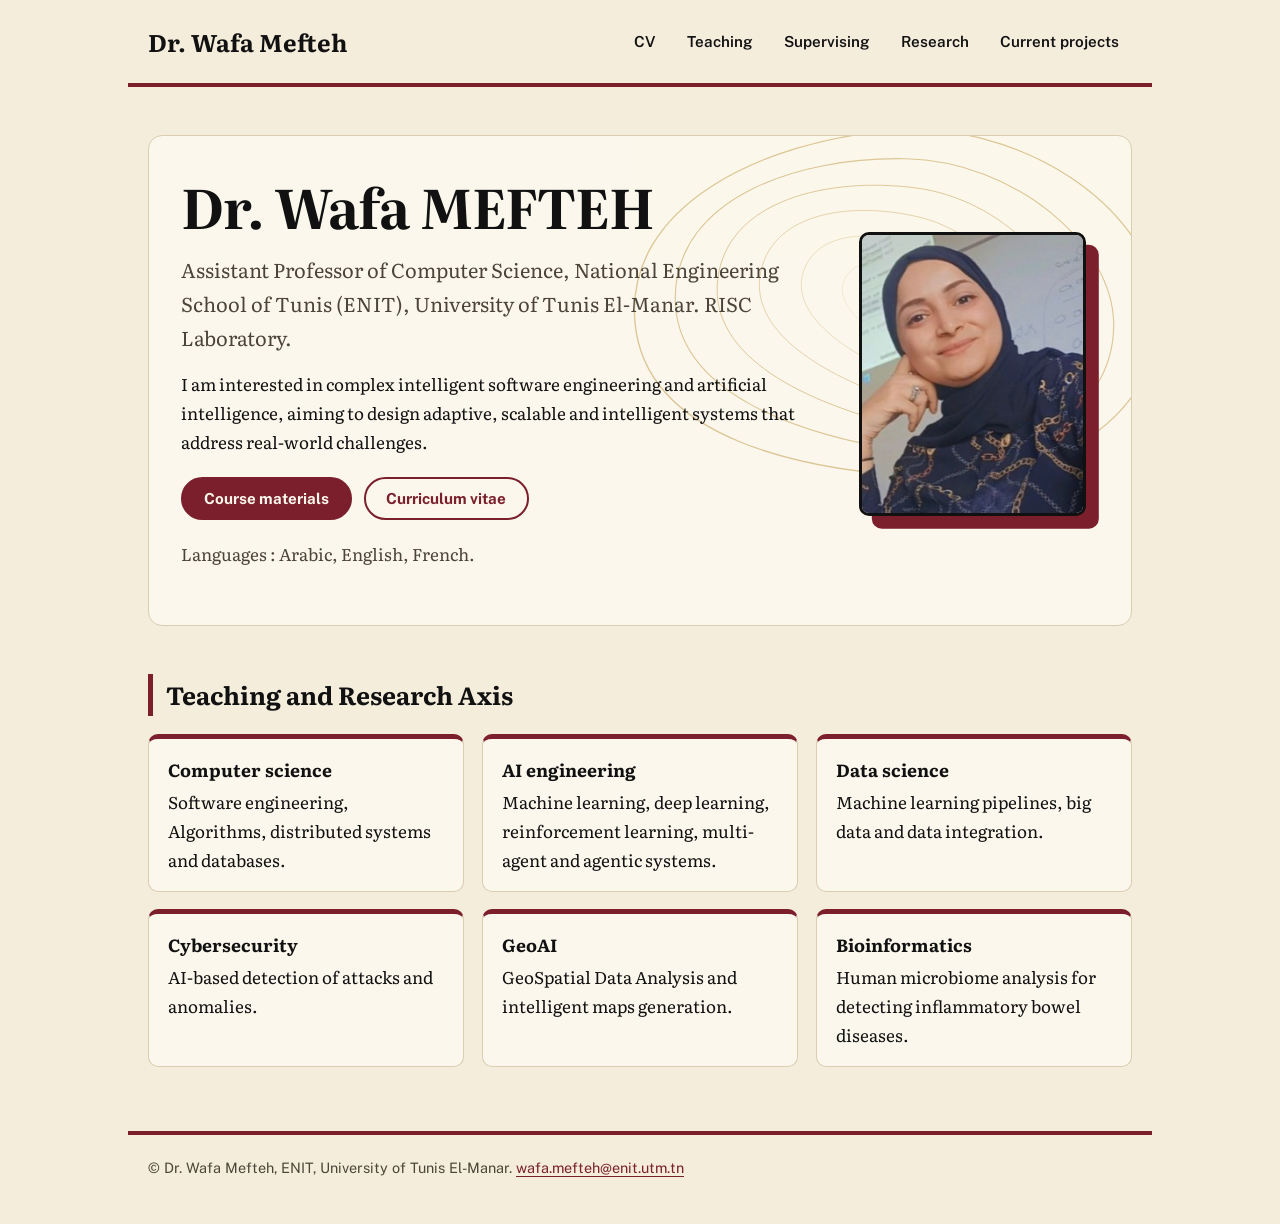
<file: index.html>
<!doctype html>
<html lang="en"><head><meta charset="utf-8"><meta name="viewport" content="width=device-width, initial-scale=1">
<title>Home | Dr. Wafa MEFTEH</title><meta name="description" content="Lecturer and researcher in computer science and artificial intelligence at ENIT.">
<link rel="preconnect" href="https://fonts.googleapis.com"><link rel="preconnect" href="https://fonts.gstatic.com" crossorigin>
<link href="https://fonts.googleapis.com/css2?family=Literata:ital,wght@0,400;0,600;1,400&family=Public+Sans:wght@400;600;700&display=swap" rel="stylesheet">
<link rel="stylesheet" href="style.css"></head><body>
<header class="site-header"><a class="brand" href="index.html">Dr. Wafa Mefteh</a><nav aria-label="Main"><a href="cv.html">CV</a><a href="teaching.html">Teaching</a><a href="supervising.html">Supervising</a><a href="research.html">Research</a><a href="projects.html">Current projects</a></nav></header><main>
<section class="hero"><svg class="contours" viewBox="0 0 600 400" aria-hidden="true"><g id="c"><path d="M300 40C420 30 540 110 550 200C560 300 460 370 340 365C220 360 70 330 60 220C50 110 180 50 300 40Z"/></g><use href="#c" transform="translate(300 200) scale(0.84) rotate(6) translate(-300 -200)"/><use href="#c" transform="translate(300 200) scale(0.68) rotate(12) translate(-300 -200)"/><use href="#c" transform="translate(300 200) scale(0.52) rotate(18) translate(-300 -200)"/><use href="#c" transform="translate(300 200) scale(0.36) rotate(24) translate(-300 -200)"/><use href="#c" transform="translate(300 200) scale(0.2) rotate(30) translate(-300 -200)"/></svg><div class="hero-grid"><div>
<h1>Dr. Wafa MEFTEH</h1>
<p class="lead">Assistant Professor of Computer Science, National Engineering School of Tunis (ENIT), University of Tunis El-Manar. RISC Laboratory.</p>
<p class="prose">I am interested in complex intelligent software engineering and artificial intelligence, aiming to design adaptive, scalable and intelligent systems that address real-world challenges.</p>
<div class="actions"><a class="button" href="teaching.html">Course materials</a><a class="button secondary" href="cv.html">Curriculum vitae</a></div>
<p class="muted">Languages : Arabic, English, French.</p></div>
<figure class="portrait"><img src="assets/photo.jpg" alt="Portrait of Dr. Wafa Mefteh" width="253" height="316"></figure></div></section>
<h2>Teaching and Research Axis</h2>
<div class="themes">
<div><h3>Computer science</h3><p>Software engineering, Algorithms, distributed systems and databases.</p></div>
<div><h3>AI engineering</h3><p>Machine learning, deep learning, reinforcement learning, multi-agent and agentic systems.</p></div>
<div><h3>Data science</h3><p>Machine learning pipelines, big data and data integration.</p></div>
<div><h3>Cybersecurity</h3><p>AI-based detection of attacks and anomalies.</p></div>
<div><h3>GeoAI</h3><p>GeoSpatial Data Analysis and intelligent maps generation.</p></div>
<div><h3>Bioinformatics</h3><p>Human microbiome analysis for detecting inflammatory bowel diseases.</p></div>
</div>

</main><footer>© Dr. Wafa Mefteh, ENIT, University of Tunis El-Manar. <a href="mailto:wafa.mefteh@enit.utm.tn">wafa.mefteh@enit.utm.tn</a></footer></body></html>
</file>
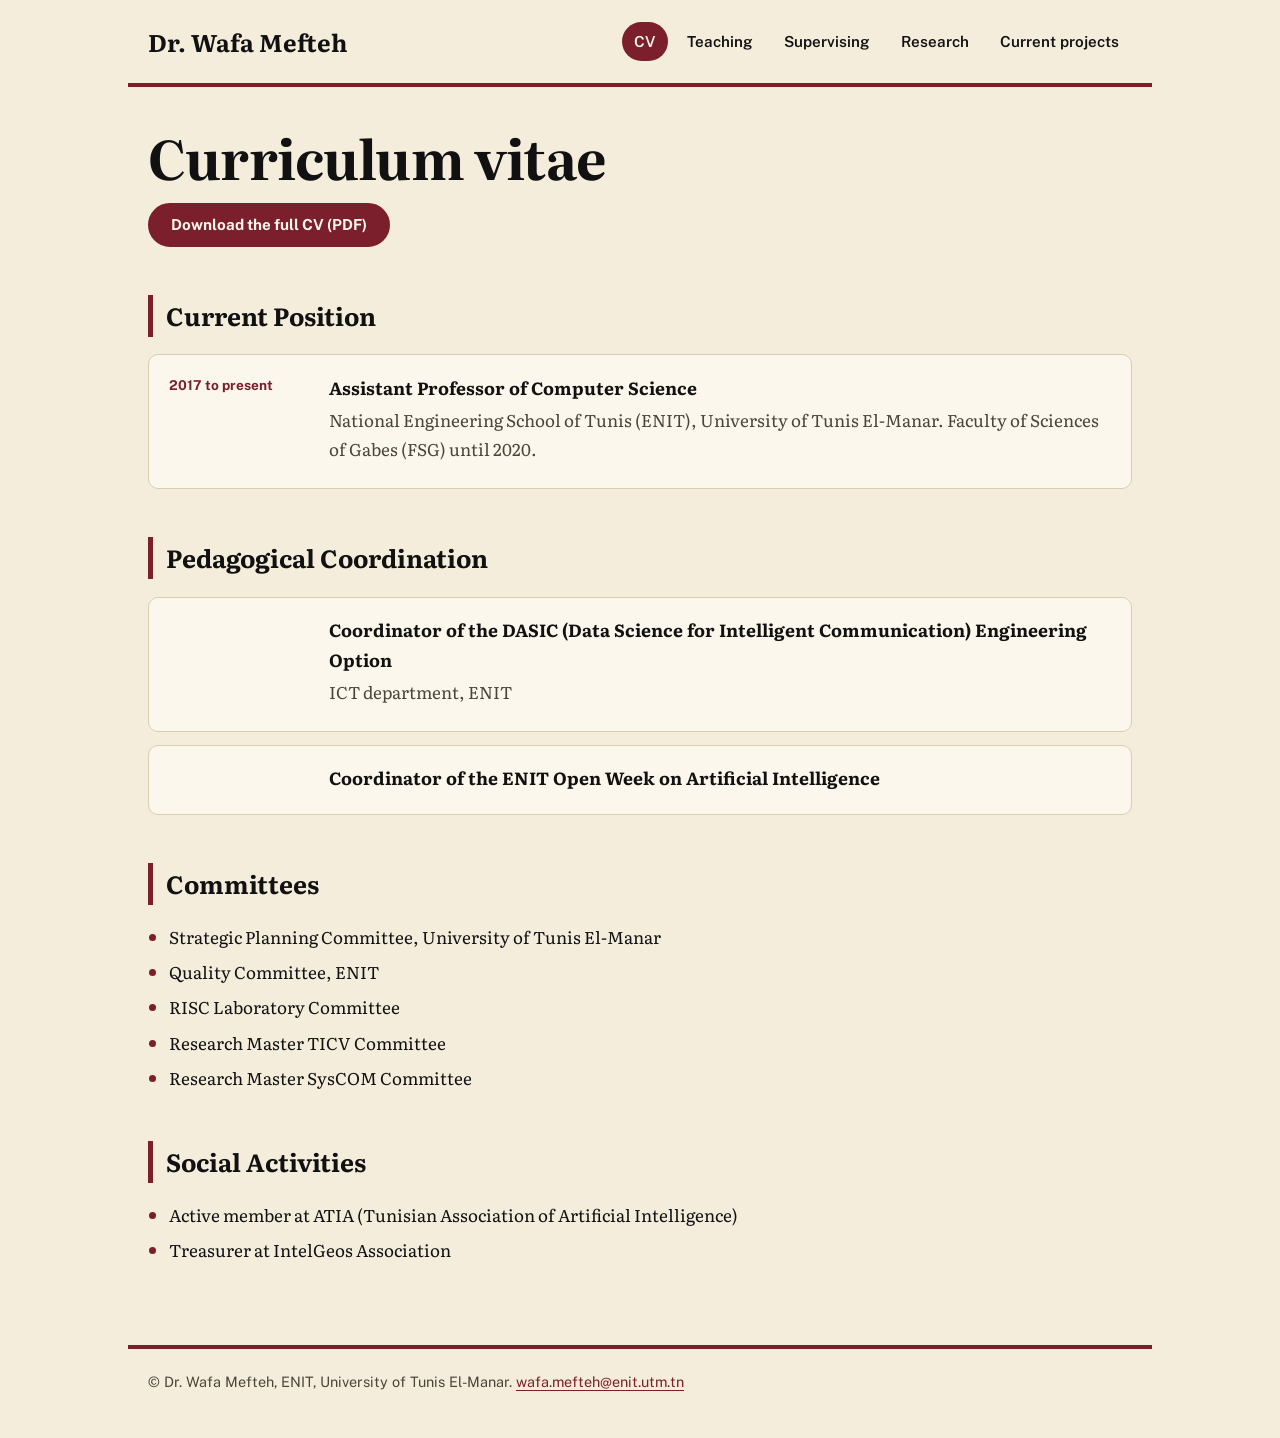
<file: cv.html>
<!doctype html>
<html lang="en"><head><meta charset="utf-8"><meta name="viewport" content="width=device-width, initial-scale=1">
<title>CV | Dr. Wafa Mefteh</title><meta name="description" content="Curriculum vitae of Dr. Wafa Mefteh.">
<link rel="preconnect" href="https://fonts.googleapis.com"><link rel="preconnect" href="https://fonts.gstatic.com" crossorigin>
<link href="https://fonts.googleapis.com/css2?family=Literata:ital,wght@0,400;0,600;1,400&family=Public+Sans:wght@400;600;700&display=swap" rel="stylesheet">
<link rel="stylesheet" href="style.css"></head><body>
<header class="site-header"><a class="brand" href="index.html">Dr. Wafa Mefteh</a><nav aria-label="Main"><a href="cv.html" aria-current="page">CV</a><a href="teaching.html">Teaching</a><a href="supervising.html">Supervising</a><a href="research.html">Research</a><a href="projects.html">Current projects</a></nav></header><main>
<h1>Curriculum vitae</h1><p><a class="button" href="assets/cv.pdf">Download the full CV (PDF)</a></p><h2>Current Position</h2><div class="entry"><div class="when">2017 to present</div><div><h3>Assistant Professor of Computer Science</h3><p class="muted">National Engineering School of Tunis (ENIT), University of Tunis El-Manar. Faculty of Sciences of Gabes (FSG) until 2020.</p></div></div>


<h2>Pedagogical Coordination</h2><div class="entry"><div class="when"></div><div><h3>Coordinator of the DASIC (Data Science for Intelligent Communication) Engineering Option</h3><p class="muted">ICT department, ENIT</p></div></div>
<div class="entry"><div class="when"></div><div><h3>Coordinator of the ENIT Open Week on Artificial Intelligence</h3></div></div>
<h2>Committees</h2><ul><li>Strategic Planning Committee, University of Tunis El-Manar</li><li>Quality Committee, ENIT</li><li>RISC Laboratory Committee</li><li>Research Master TICV Committee</li><li>Research Master SysCOM Committee</li></ul>
<h2>Social Activities</h2><ul><li>Active member at ATIA (Tunisian Association of Artificial Intelligence)</li><li>Treasurer at IntelGeos Association</li></ul>

</main><footer>© Dr. Wafa Mefteh, ENIT, University of Tunis El-Manar. <a href="mailto:wafa.mefteh@enit.utm.tn">wafa.mefteh@enit.utm.tn</a></footer></body></html>
</file>
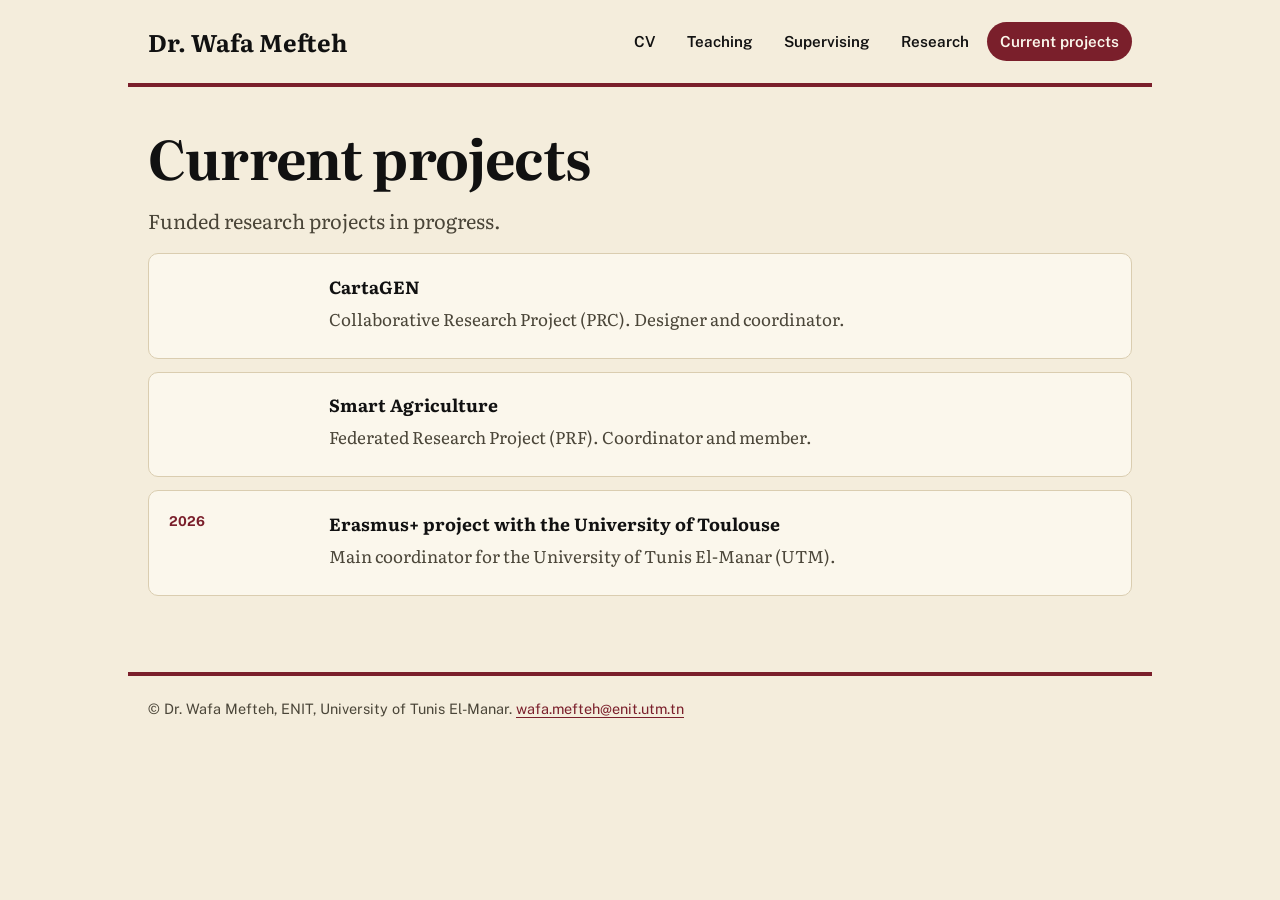
<file: projects.html>
<!doctype html>
<html lang="en"><head><meta charset="utf-8"><meta name="viewport" content="width=device-width, initial-scale=1">
<title>Current projects | Dr. Wafa Mefteh</title><meta name="description" content="Funded research projects.">
<link rel="preconnect" href="https://fonts.googleapis.com"><link rel="preconnect" href="https://fonts.gstatic.com" crossorigin>
<link href="https://fonts.googleapis.com/css2?family=Literata:ital,wght@0,400;0,600;1,400&family=Public+Sans:wght@400;600;700&display=swap" rel="stylesheet">
<link rel="stylesheet" href="style.css"></head><body>
<header class="site-header"><a class="brand" href="index.html">Dr. Wafa Mefteh</a><nav aria-label="Main"><a href="cv.html">CV</a><a href="teaching.html">Teaching</a><a href="supervising.html">Supervising</a><a href="research.html">Research</a><a href="projects.html" aria-current="page">Current projects</a></nav></header><main>
<h1>Current projects</h1><p class="lead prose">Funded research projects in progress.</p><div class="entry"><div class="when"></div><div><h3>CartaGEN</h3><p class="muted">Collaborative Research Project (PRC). Designer and coordinator.</p></div></div>
<div class="entry"><div class="when"></div><div><h3>Smart Agriculture</h3><p class="muted">Federated Research Project (PRF). Coordinator and member.</p></div></div>
<div class="entry"><div class="when">2026</div><div><h3>Erasmus+ project with the University of Toulouse</h3><p class="muted">Main coordinator for the University of Tunis El-Manar (UTM).</p></div></div>
</main><footer>© Dr. Wafa Mefteh, ENIT, University of Tunis El-Manar. <a href="mailto:wafa.mefteh@enit.utm.tn">wafa.mefteh@enit.utm.tn</a></footer></body></html>
</file>
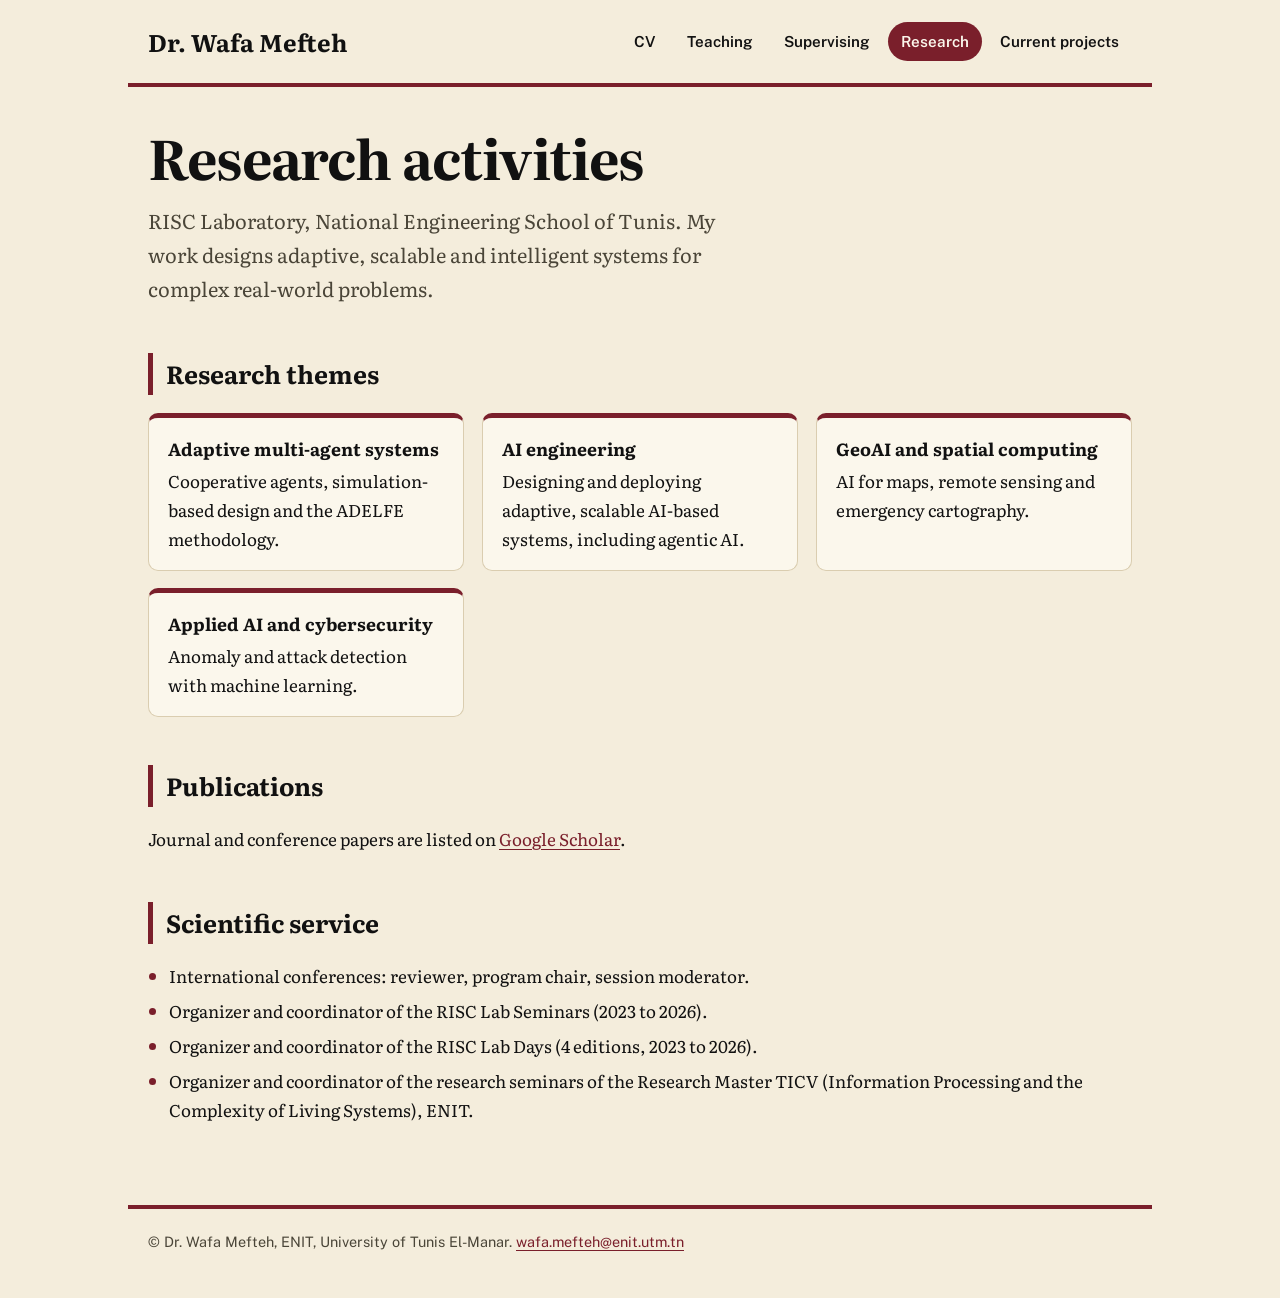
<file: research.html>
<!doctype html>
<html lang="en"><head><meta charset="utf-8"><meta name="viewport" content="width=device-width, initial-scale=1">
<title>Research | Dr. Wafa Mefteh</title><meta name="description" content="Research activities of Dr. Wafa Mefteh.">
<link rel="preconnect" href="https://fonts.googleapis.com"><link rel="preconnect" href="https://fonts.gstatic.com" crossorigin>
<link href="https://fonts.googleapis.com/css2?family=Literata:ital,wght@0,400;0,600;1,400&family=Public+Sans:wght@400;600;700&display=swap" rel="stylesheet">
<link rel="stylesheet" href="style.css"></head><body>
<header class="site-header"><a class="brand" href="index.html">Dr. Wafa Mefteh</a><nav aria-label="Main"><a href="cv.html">CV</a><a href="teaching.html">Teaching</a><a href="supervising.html">Supervising</a><a href="research.html" aria-current="page">Research</a><a href="projects.html">Current projects</a></nav></header><main>
<h1>Research activities</h1><p class="lead prose">RISC Laboratory, National Engineering School of Tunis. My work designs adaptive, scalable and intelligent systems for complex real-world problems.</p><h2>Research themes</h2><div class="themes"><div><h3>Adaptive multi-agent systems</h3><p>Cooperative agents, simulation-based design and the ADELFE methodology.</p></div><div><h3>AI engineering</h3><p>Designing and deploying adaptive, scalable AI-based systems, including agentic AI.</p></div><div><h3>GeoAI and spatial computing</h3><p>AI for maps, remote sensing and emergency cartography.</p></div><div><h3>Applied AI and cybersecurity</h3><p>Anomaly and attack detection with machine learning.</p></div></div><h2>Publications</h2><p>Journal and conference papers are listed on <a href="https://scholar.google.com/citations?user=jfGEMFwAAAAJ&hl=fr" target="_blank" rel="noopener">Google Scholar</a>.</p><h2>Scientific service</h2><ul><li>International conferences: reviewer, program chair, session moderator.</li><li>Organizer and coordinator of the RISC Lab Seminars (2023 to 2026).</li><li>Organizer and coordinator of the RISC Lab Days (4 editions, 2023 to 2026).</li><li>Organizer and coordinator of the research seminars of the Research Master TICV (Information Processing and the Complexity of Living Systems), ENIT.</li></ul>
</main><footer>© Dr. Wafa Mefteh, ENIT, University of Tunis El-Manar. <a href="mailto:wafa.mefteh@enit.utm.tn">wafa.mefteh@enit.utm.tn</a></footer></body></html>
</file>
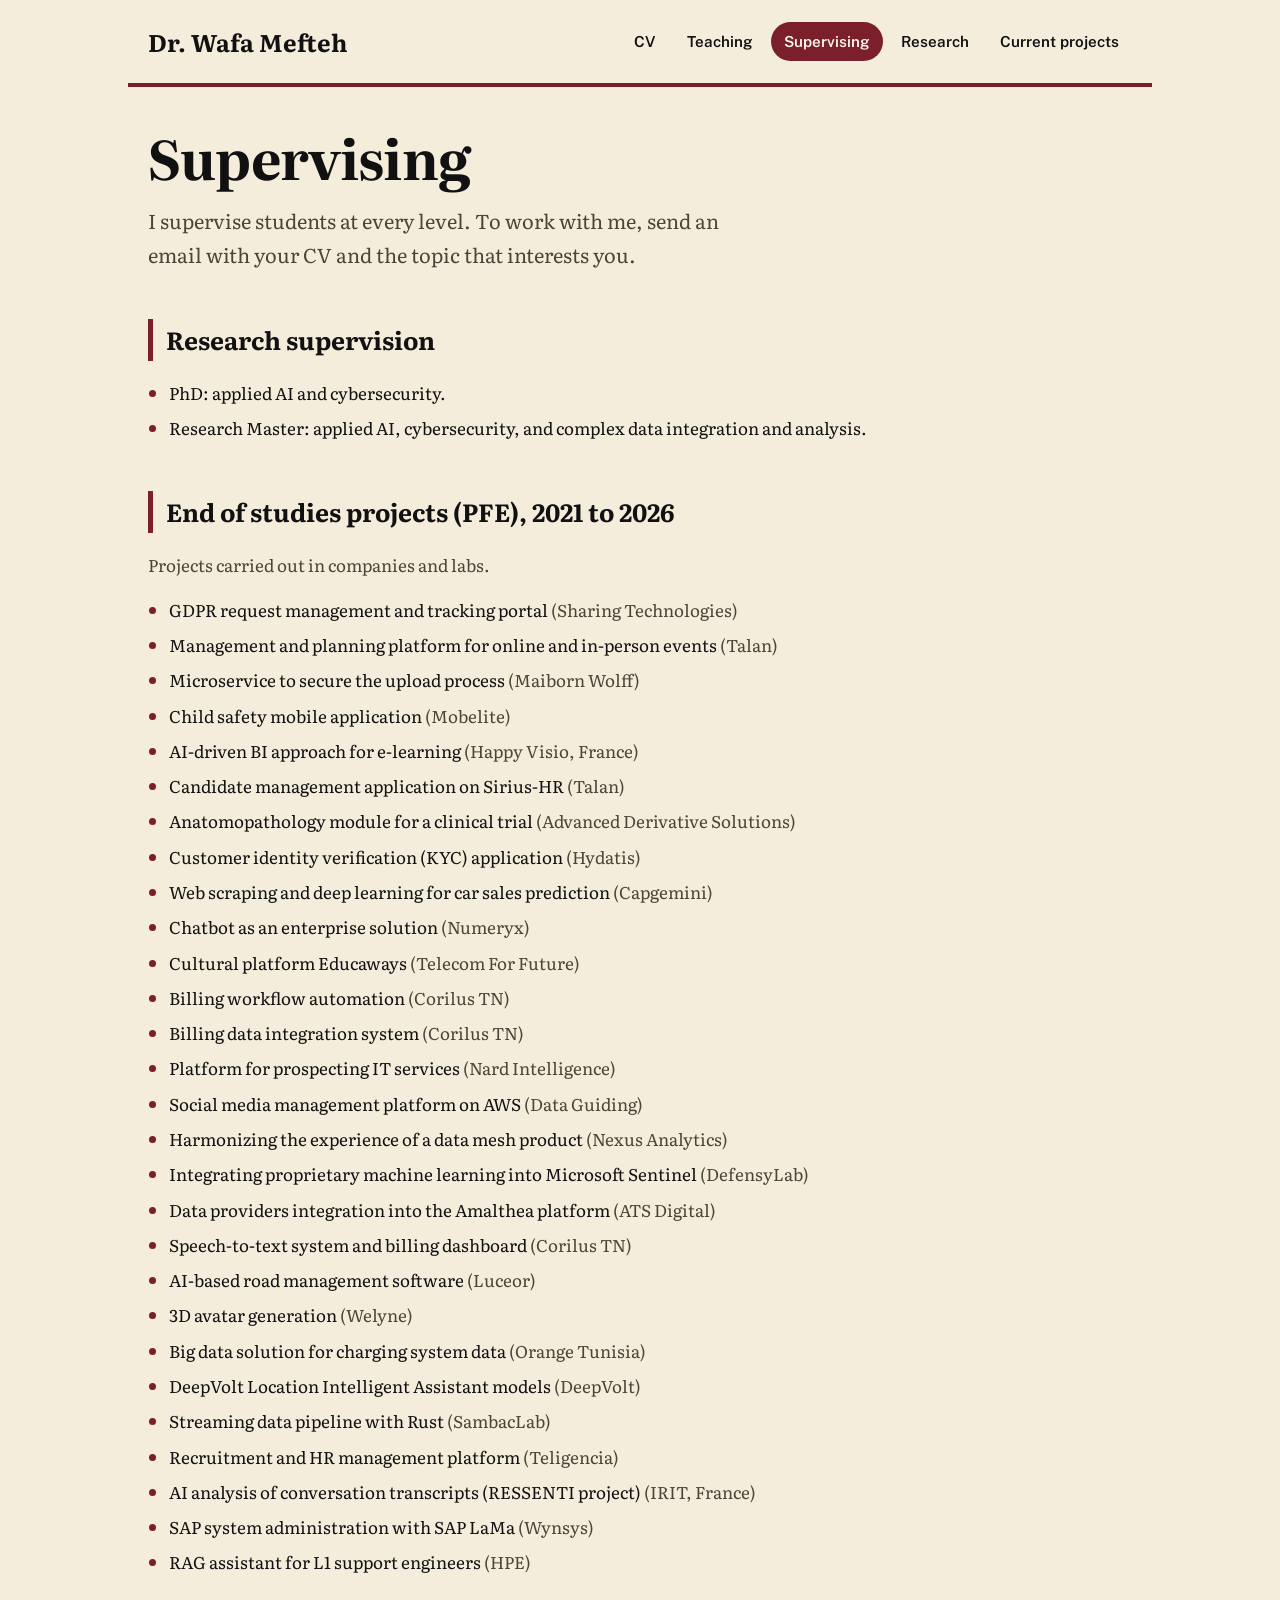
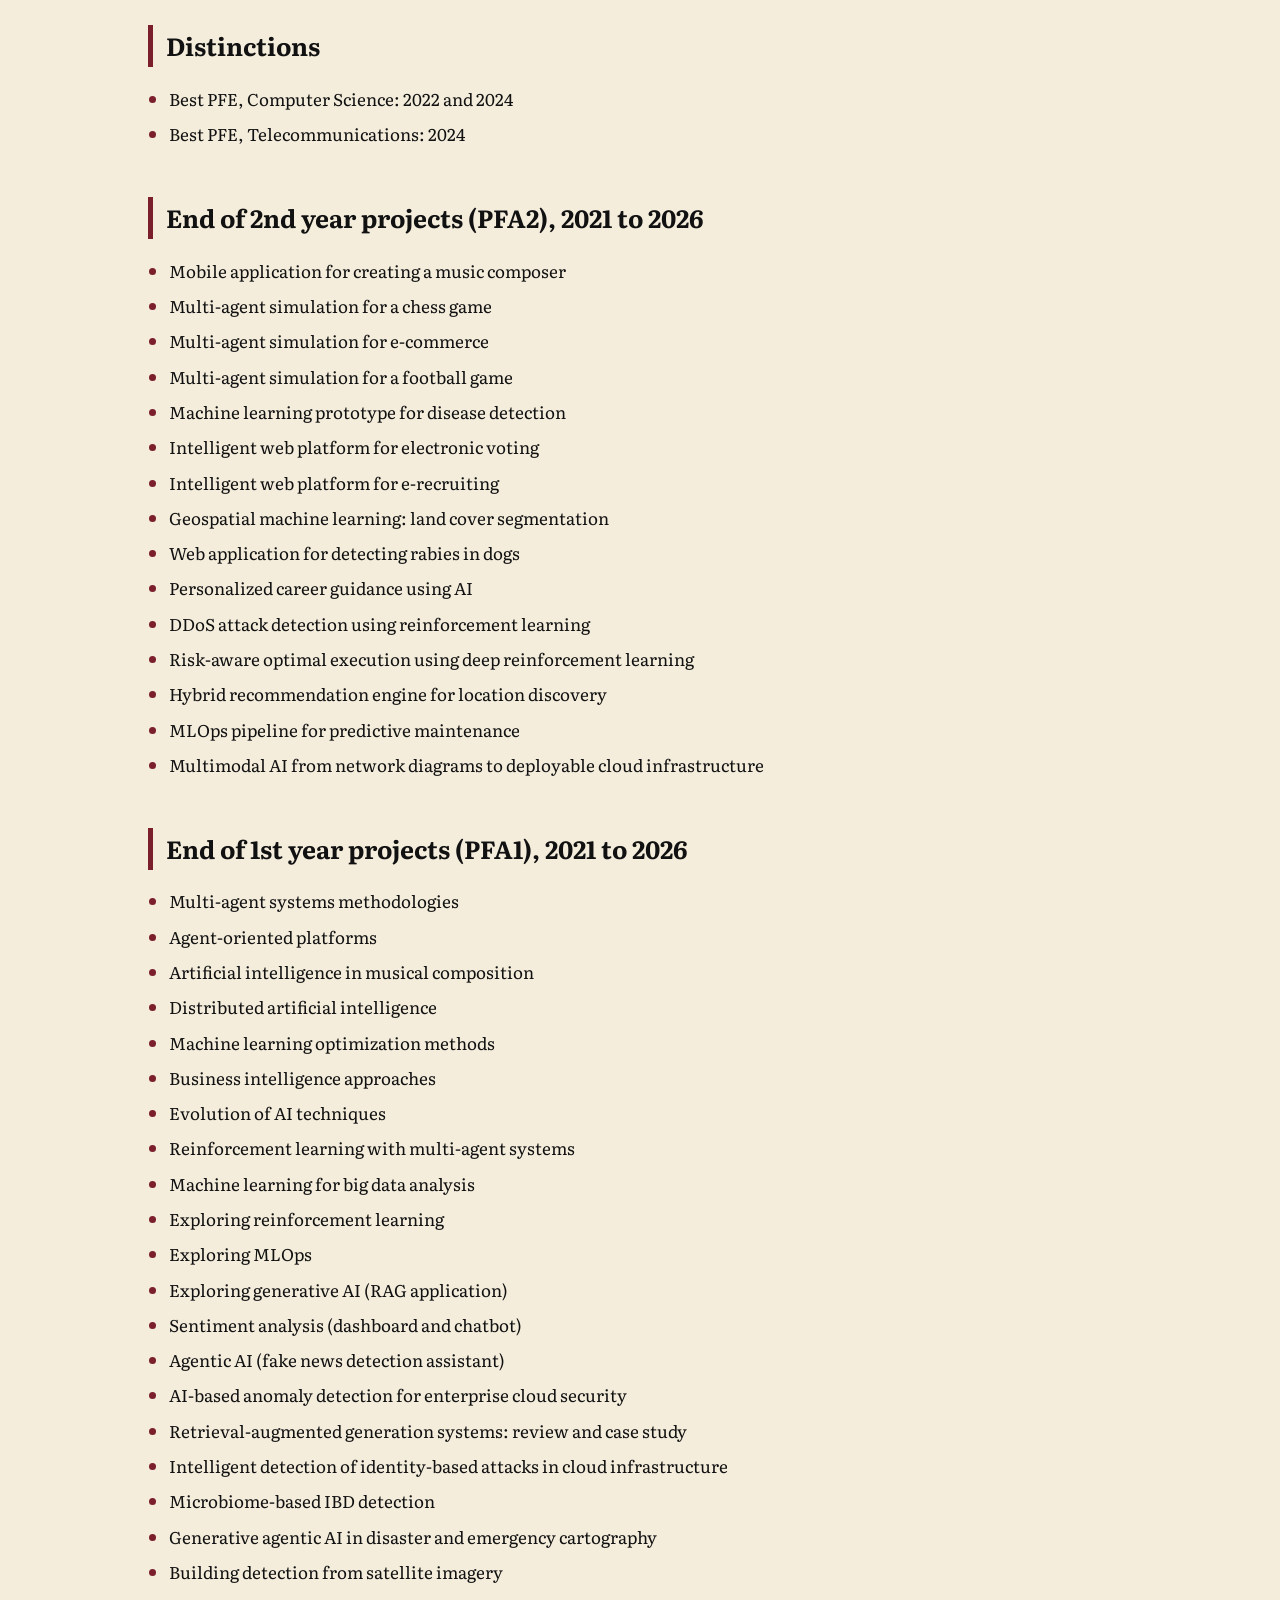
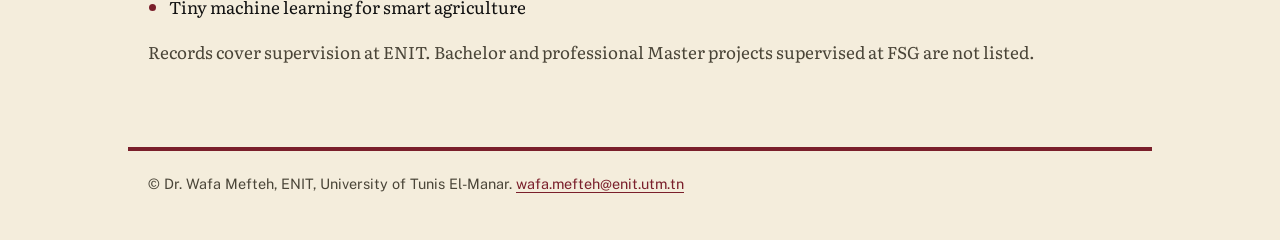
<file: supervising.html>
<!doctype html>
<html lang="en"><head><meta charset="utf-8"><meta name="viewport" content="width=device-width, initial-scale=1">
<title>Supervising | Dr. Wafa Mefteh</title><meta name="description" content="PhD, Master, end of studies and end of year projects supervised.">
<link rel="preconnect" href="https://fonts.googleapis.com"><link rel="preconnect" href="https://fonts.gstatic.com" crossorigin>
<link href="https://fonts.googleapis.com/css2?family=Literata:ital,wght@0,400;0,600;1,400&family=Public+Sans:wght@400;600;700&display=swap" rel="stylesheet">
<link rel="stylesheet" href="style.css"></head><body>
<header class="site-header"><a class="brand" href="index.html">Dr. Wafa Mefteh</a><nav aria-label="Main"><a href="cv.html">CV</a><a href="teaching.html">Teaching</a><a href="supervising.html" aria-current="page">Supervising</a><a href="research.html">Research</a><a href="projects.html">Current projects</a></nav></header><main>
<h1>Supervising</h1><p class="lead prose">I supervise students at every level. To work with me, send an email with your CV and the topic that interests you.</p><h2>Research supervision</h2><ul><li>PhD: applied AI and cybersecurity.</li><li>Research Master: applied AI, cybersecurity, and complex data integration and analysis.</li></ul>
<h2>End of studies projects (PFE), 2021 to 2026</h2><p class="muted">Projects carried out in companies and labs.</p><ul><li>GDPR request management and tracking portal <span class="muted">(Sharing Technologies)</span></li><li>Management and planning platform for online and in-person events <span class="muted">(Talan)</span></li><li>Microservice to secure the upload process <span class="muted">(Maiborn Wolff)</span></li><li>Child safety mobile application <span class="muted">(Mobelite)</span></li><li>AI-driven BI approach for e-learning <span class="muted">(Happy Visio, France)</span></li><li>Candidate management application on Sirius-HR <span class="muted">(Talan)</span></li><li>Anatomopathology module for a clinical trial <span class="muted">(Advanced Derivative Solutions)</span></li><li>Customer identity verification (KYC) application <span class="muted">(Hydatis)</span></li><li>Web scraping and deep learning for car sales prediction <span class="muted">(Capgemini)</span></li><li>Chatbot as an enterprise solution <span class="muted">(Numeryx)</span></li><li>Cultural platform Educaways <span class="muted">(Telecom For Future)</span></li><li>Billing workflow automation <span class="muted">(Corilus TN)</span></li><li>Billing data integration system <span class="muted">(Corilus TN)</span></li><li>Platform for prospecting IT services <span class="muted">(Nard Intelligence)</span></li><li>Social media management platform on AWS <span class="muted">(Data Guiding)</span></li><li>Harmonizing the experience of a data mesh product <span class="muted">(Nexus Analytics)</span></li><li>Integrating proprietary machine learning into Microsoft Sentinel <span class="muted">(DefensyLab)</span></li><li>Data providers integration into the Amalthea platform <span class="muted">(ATS Digital)</span></li><li>Speech-to-text system and billing dashboard <span class="muted">(Corilus TN)</span></li><li>AI-based road management software <span class="muted">(Luceor)</span></li><li>3D avatar generation <span class="muted">(Welyne)</span></li><li>Big data solution for charging system data <span class="muted">(Orange Tunisia)</span></li><li>DeepVolt Location Intelligent Assistant models <span class="muted">(DeepVolt)</span></li><li>Streaming data pipeline with Rust <span class="muted">(SambacLab)</span></li><li>Recruitment and HR management platform <span class="muted">(Teligencia)</span></li><li>AI analysis of conversation transcripts (RESSENTI project) <span class="muted">(IRIT, France)</span></li><li>SAP system administration with SAP LaMa <span class="muted">(Wynsys)</span></li><li>RAG assistant for L1 support engineers <span class="muted">(HPE)</span></li></ul>
<h2>Distinctions</h2><ul><li>Best PFE, Computer Science: 2022 and 2024</li><li>Best PFE, Telecommunications: 2024</li></ul>
<h2>End of 2nd year projects (PFA2), 2021 to 2026</h2><ul><li>Mobile application for creating a music composer</li><li>Multi-agent simulation for a chess game</li><li>Multi-agent simulation for e-commerce</li><li>Multi-agent simulation for a football game</li><li>Machine learning prototype for disease detection</li><li>Intelligent web platform for electronic voting</li><li>Intelligent web platform for e-recruiting</li><li>Geospatial machine learning: land cover segmentation</li><li>Web application for detecting rabies in dogs</li><li>Personalized career guidance using AI</li><li>DDoS attack detection using reinforcement learning</li><li>Risk-aware optimal execution using deep reinforcement learning</li><li>Hybrid recommendation engine for location discovery</li><li>MLOps pipeline for predictive maintenance</li><li>Multimodal AI from network diagrams to deployable cloud infrastructure</li></ul>
<h2>End of 1st year projects (PFA1), 2021 to 2026</h2><ul><li>Multi-agent systems methodologies</li><li>Agent-oriented platforms</li><li>Artificial intelligence in musical composition</li><li>Distributed artificial intelligence</li><li>Machine learning optimization methods</li><li>Business intelligence approaches</li><li>Evolution of AI techniques</li><li>Reinforcement learning with multi-agent systems</li><li>Machine learning for big data analysis</li><li>Exploring reinforcement learning</li><li>Exploring MLOps</li><li>Exploring generative AI (RAG application)</li><li>Sentiment analysis (dashboard and chatbot)</li><li>Agentic AI (fake news detection assistant)</li><li>AI-based anomaly detection for enterprise cloud security</li><li>Retrieval-augmented generation systems: review and case study</li><li>Intelligent detection of identity-based attacks in cloud infrastructure</li><li>Microbiome-based IBD detection</li><li>Generative agentic AI in disaster and emergency cartography</li><li>Building detection from satellite imagery</li><li>Tiny machine learning for smart agriculture</li></ul>
<p class="muted">Records cover supervision at ENIT. Bachelor and professional Master projects supervised at FSG are not listed.</p></main><footer>© Dr. Wafa Mefteh, ENIT, University of Tunis El-Manar. <a href="mailto:wafa.mefteh@enit.utm.tn">wafa.mefteh@enit.utm.tn</a></footer></body></html>
</file>
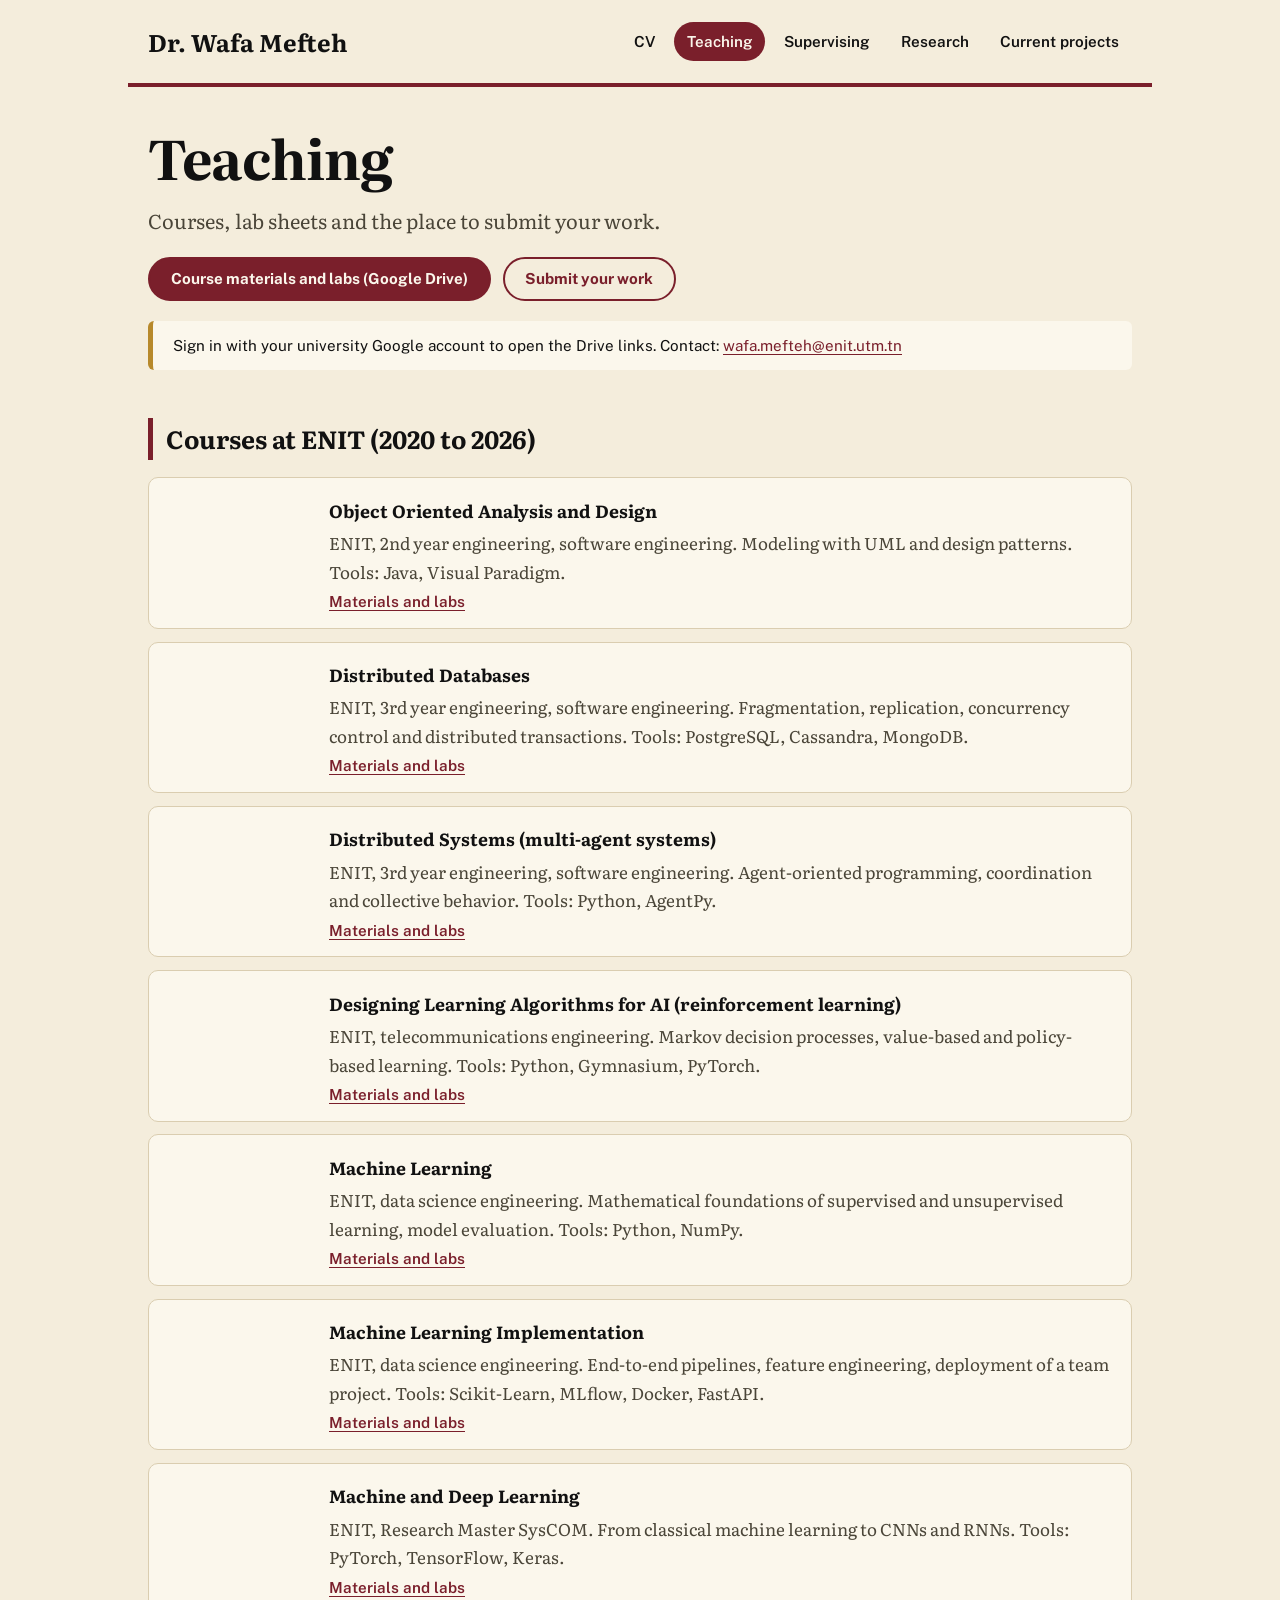
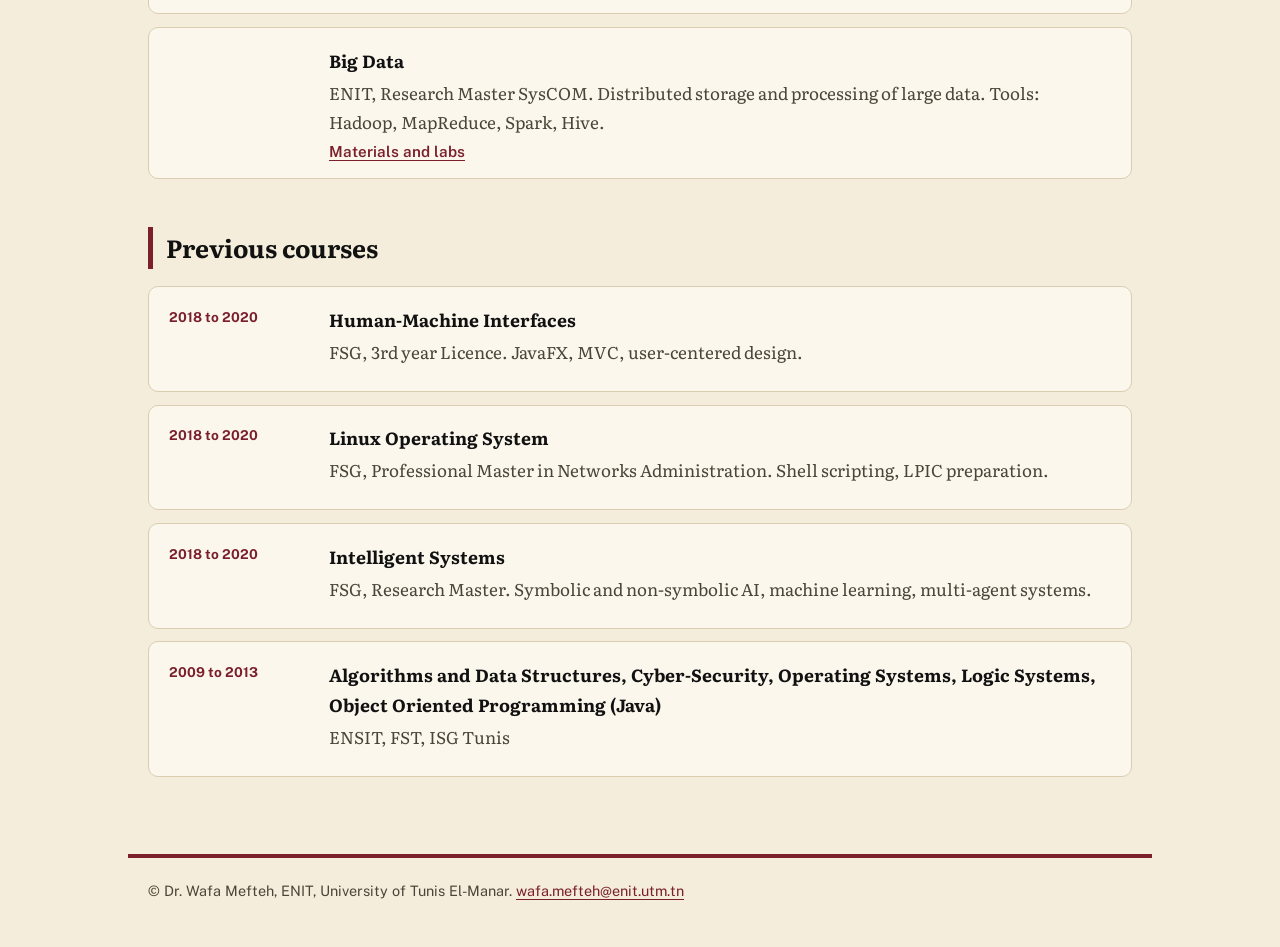
<file: teaching.html>
<!doctype html>
<html lang="en"><head><meta charset="utf-8"><meta name="viewport" content="width=device-width, initial-scale=1">
<title>Teaching | Dr. Wafa Mefteh</title><meta name="description" content="Courses, labs and course materials.">
<link rel="preconnect" href="https://fonts.googleapis.com"><link rel="preconnect" href="https://fonts.gstatic.com" crossorigin>
<link href="https://fonts.googleapis.com/css2?family=Literata:ital,wght@0,400;0,600;1,400&family=Public+Sans:wght@400;600;700&display=swap" rel="stylesheet">
<link rel="stylesheet" href="style.css"></head><body>
<header class="site-header"><a class="brand" href="index.html">Dr. Wafa Mefteh</a><nav aria-label="Main"><a href="cv.html">CV</a><a href="teaching.html" aria-current="page">Teaching</a><a href="supervising.html">Supervising</a><a href="research.html">Research</a><a href="projects.html">Current projects</a></nav></header><main>
<h1>Teaching</h1><p class="lead prose">Courses, lab sheets and the place to submit your work.</p>
<div class="actions"><a class="button" href="https://drive.google.com/drive/folders/YOUR_DRIVE_FOLDER_ID" target="_blank" rel="noopener">Course materials and labs (Google Drive)</a><a class="button secondary" href="https://drive.google.com/drive/folders/YOUR_SUBMISSION_FOLDER_ID" target="_blank" rel="noopener">Submit your work</a></div>
<p class="note">Sign in with your university Google account to open the Drive links. Contact: <a href="mailto:wafa.mefteh@enit.utm.tn">wafa.mefteh@enit.utm.tn</a></p>
<h2>Courses at ENIT (2020 to 2026)</h2><div class="entry"><div class="when"></div><div><h3>Object Oriented Analysis and Design</h3><p class="muted">ENIT, 2nd year engineering, software engineering. Modeling with UML and design patterns. Tools: Java, Visual Paradigm.</p><div class="links"><a href="https://drive.google.com/drive/folders/YOUR_DRIVE_FOLDER_ID" target="_blank" rel="noopener">Materials and labs</a></div></div></div>
<div class="entry"><div class="when"></div><div><h3>Distributed Databases</h3><p class="muted">ENIT, 3rd year engineering, software engineering. Fragmentation, replication, concurrency control and distributed transactions. Tools: PostgreSQL, Cassandra, MongoDB.</p><div class="links"><a href="https://drive.google.com/drive/folders/YOUR_DRIVE_FOLDER_ID" target="_blank" rel="noopener">Materials and labs</a></div></div></div>
<div class="entry"><div class="when"></div><div><h3>Distributed Systems (multi-agent systems)</h3><p class="muted">ENIT, 3rd year engineering, software engineering. Agent-oriented programming, coordination and collective behavior. Tools: Python, AgentPy.</p><div class="links"><a href="https://drive.google.com/drive/folders/YOUR_DRIVE_FOLDER_ID" target="_blank" rel="noopener">Materials and labs</a></div></div></div>
<div class="entry"><div class="when"></div><div><h3>Designing Learning Algorithms for AI (reinforcement learning)</h3><p class="muted">ENIT, telecommunications engineering. Markov decision processes, value-based and policy-based learning. Tools: Python, Gymnasium, PyTorch.</p><div class="links"><a href="https://drive.google.com/drive/folders/YOUR_DRIVE_FOLDER_ID" target="_blank" rel="noopener">Materials and labs</a></div></div></div>
<div class="entry"><div class="when"></div><div><h3>Machine Learning</h3><p class="muted">ENIT, data science engineering. Mathematical foundations of supervised and unsupervised learning, model evaluation. Tools: Python, NumPy.</p><div class="links"><a href="https://drive.google.com/drive/folders/YOUR_DRIVE_FOLDER_ID" target="_blank" rel="noopener">Materials and labs</a></div></div></div>
<div class="entry"><div class="when"></div><div><h3>Machine Learning Implementation</h3><p class="muted">ENIT, data science engineering. End-to-end pipelines, feature engineering, deployment of a team project. Tools: Scikit-Learn, MLflow, Docker, FastAPI.</p><div class="links"><a href="https://drive.google.com/drive/folders/YOUR_DRIVE_FOLDER_ID" target="_blank" rel="noopener">Materials and labs</a></div></div></div>
<div class="entry"><div class="when"></div><div><h3>Machine and Deep Learning</h3><p class="muted">ENIT, Research Master SysCOM. From classical machine learning to CNNs and RNNs. Tools: PyTorch, TensorFlow, Keras.</p><div class="links"><a href="https://drive.google.com/drive/folders/YOUR_DRIVE_FOLDER_ID" target="_blank" rel="noopener">Materials and labs</a></div></div></div>
<div class="entry"><div class="when"></div><div><h3>Big Data</h3><p class="muted">ENIT, Research Master SysCOM. Distributed storage and processing of large data. Tools: Hadoop, MapReduce, Spark, Hive.</p><div class="links"><a href="https://drive.google.com/drive/folders/YOUR_DRIVE_FOLDER_ID" target="_blank" rel="noopener">Materials and labs</a></div></div></div>
<h2>Previous courses</h2><div class="entry"><div class="when">2018 to 2020</div><div><h3>Human-Machine Interfaces</h3><p class="muted">FSG, 3rd year Licence. JavaFX, MVC, user-centered design.</p></div></div>
<div class="entry"><div class="when">2018 to 2020</div><div><h3>Linux Operating System</h3><p class="muted">FSG, Professional Master in Networks Administration. Shell scripting, LPIC preparation.</p></div></div>
<div class="entry"><div class="when">2018 to 2020</div><div><h3>Intelligent Systems</h3><p class="muted">FSG, Research Master. Symbolic and non-symbolic AI, machine learning, multi-agent systems.</p></div></div>
<div class="entry"><div class="when">2009 to 2013</div><div><h3>Algorithms and Data Structures, Cyber-Security, Operating Systems, Logic Systems, Object Oriented Programming (Java)</h3><p class="muted">ENSIT, FST, ISG Tunis</p></div></div>
</main><footer>© Dr. Wafa Mefteh, ENIT, University of Tunis El-Manar. <a href="mailto:wafa.mefteh@enit.utm.tn">wafa.mefteh@enit.utm.tn</a></footer></body></html>
</file>
<file: style.css>
:root{--bg:#F4EDDC;--surface:#FBF7EC;--ink:#111;--muted:#4A4538;--line:#DACDB0;--accent:#7A1F2B;--gold:#B7892B}
*{box-sizing:border-box}
html{scroll-padding-top:4rem}
body{margin:0;background:var(--bg);color:var(--ink);font:1.0625rem/1.7 "Literata",Georgia,serif}
a{color:var(--accent);text-underline-offset:.2em}
a:hover{color:#4d1019}
a:focus-visible{outline:3px solid var(--gold);outline-offset:3px;border-radius:2px}
.site-header{display:flex;flex-wrap:wrap;gap:.5rem 2rem;justify-content:space-between;align-items:center;max-width:64rem;margin:0 auto;padding:1.4rem 1.25rem;border-bottom:4px solid var(--accent);font-family:"Public Sans",system-ui,sans-serif}
.brand{font:700 1.5rem "Literata",Georgia,serif;color:var(--ink);text-decoration:none}
nav{display:flex;flex-wrap:wrap;gap:.35rem}
nav a{color:var(--ink);text-decoration:none;font-weight:600;font-size:.95rem;padding:.4rem .8rem;border-radius:999px}
nav a:hover{background:var(--surface);color:var(--accent)}
nav a[aria-current]{background:var(--accent);color:var(--surface)}
main{max-width:64rem;margin:0 auto;padding:2.5rem 1.25rem 4rem}
.prose{max-width:44rem}
h1{font-size:clamp(2.2rem,5vw,3.4rem);line-height:1.1;margin:0 0 1rem;font-weight:700;letter-spacing:-.015em}
h2{font-size:1.55rem;margin:3rem 0 1.1rem;font-weight:700;padding-left:.8rem;border-left:5px solid var(--accent)}
h3{font-size:1.1rem;margin:0 0 .2rem;font-weight:700}
p{margin:0 0 1rem}
ul{padding-left:1.3rem;margin:0 0 1rem}
li{margin:.4rem 0}
li::marker{color:var(--accent)}
.lead{font-size:1.25rem;color:var(--muted);max-width:38rem}
.muted{color:var(--muted)}
.hero{position:relative;overflow:hidden;background:var(--surface);border:1px solid var(--line);border-radius:14px;padding:2.5rem 2rem;margin-top:.5rem}
.hero .contours{position:absolute;right:-5rem;top:-3rem;width:min(40rem,95vw);height:auto;z-index:0;fill:none;stroke:var(--gold);stroke-width:1.2;opacity:.45;pointer-events:none}
.hero>*:not(svg){position:relative;z-index:1}
.hero-grid{display:grid;grid-template-columns:1fr 15rem;gap:2.5rem;align-items:center}
.portrait{margin:0 .8rem .8rem 0;aspect-ratio:4/5;border:3px solid var(--ink);border-radius:10px;overflow:hidden;box-shadow:.8rem .8rem 0 var(--accent);background:var(--bg)}
.portrait img{width:100%;height:100%;object-fit:cover;display:block}
.entry{display:grid;grid-template-columns:8.5rem 1fr;gap:.25rem 1.5rem;padding:1.1rem 1.25rem;margin-bottom:.8rem;background:var(--surface);border:1px solid var(--line);border-radius:10px}
.entry .when{font:700 .85rem "Public Sans",system-ui,sans-serif;color:var(--accent);padding-top:.25rem}
.entry p{margin:0 0 .4rem}
.links{display:flex;flex-wrap:wrap;gap:.4rem 1.25rem;font:600 .95rem "Public Sans",system-ui,sans-serif}
.tags{font:.85rem "Public Sans",system-ui,sans-serif;color:var(--muted)}
.actions{display:flex;flex-wrap:wrap;gap:.75rem;margin:1.25rem 0}
.button{display:inline-block;font:700 .95rem "Public Sans",system-ui,sans-serif;background:var(--accent);color:var(--surface);padding:.7rem 1.3rem;border-radius:999px;text-decoration:none;border:2px solid var(--accent)}
.button:hover{background:#4d1019;border-color:#4d1019;color:var(--surface)}
.button.secondary{background:transparent;color:var(--accent)}
.button.secondary:hover{background:var(--accent);color:var(--surface)}
.note{background:var(--surface);border-left:5px solid var(--gold);padding:1rem 1.25rem;border-radius:6px;font:.95rem "Public Sans",system-ui,sans-serif}
.themes{display:grid;grid-template-columns:repeat(auto-fit,minmax(15rem,1fr));gap:1.1rem}
.themes div{background:var(--surface);border:1px solid var(--line);border-top:5px solid var(--accent);border-radius:10px;padding:1rem 1.2rem}
.themes p{margin:0}
footer{max-width:64rem;margin:0 auto;padding:1.5rem 1.25rem 3rem;border-top:4px solid var(--accent);color:var(--muted);font:.9rem "Public Sans",system-ui,sans-serif}
@media (max-width:40rem){.entry{grid-template-columns:1fr}.hero{padding:1.5rem 1.1rem}.hero-grid{grid-template-columns:1fr}.portrait{max-width:12rem;order:-1}}
@media (prefers-reduced-motion:no-preference){.hero .contours{animation:drift 60s linear infinite alternate}}
@keyframes drift{to{transform:translate(-1.5rem,.75rem) rotate(2deg)}}
</file>
